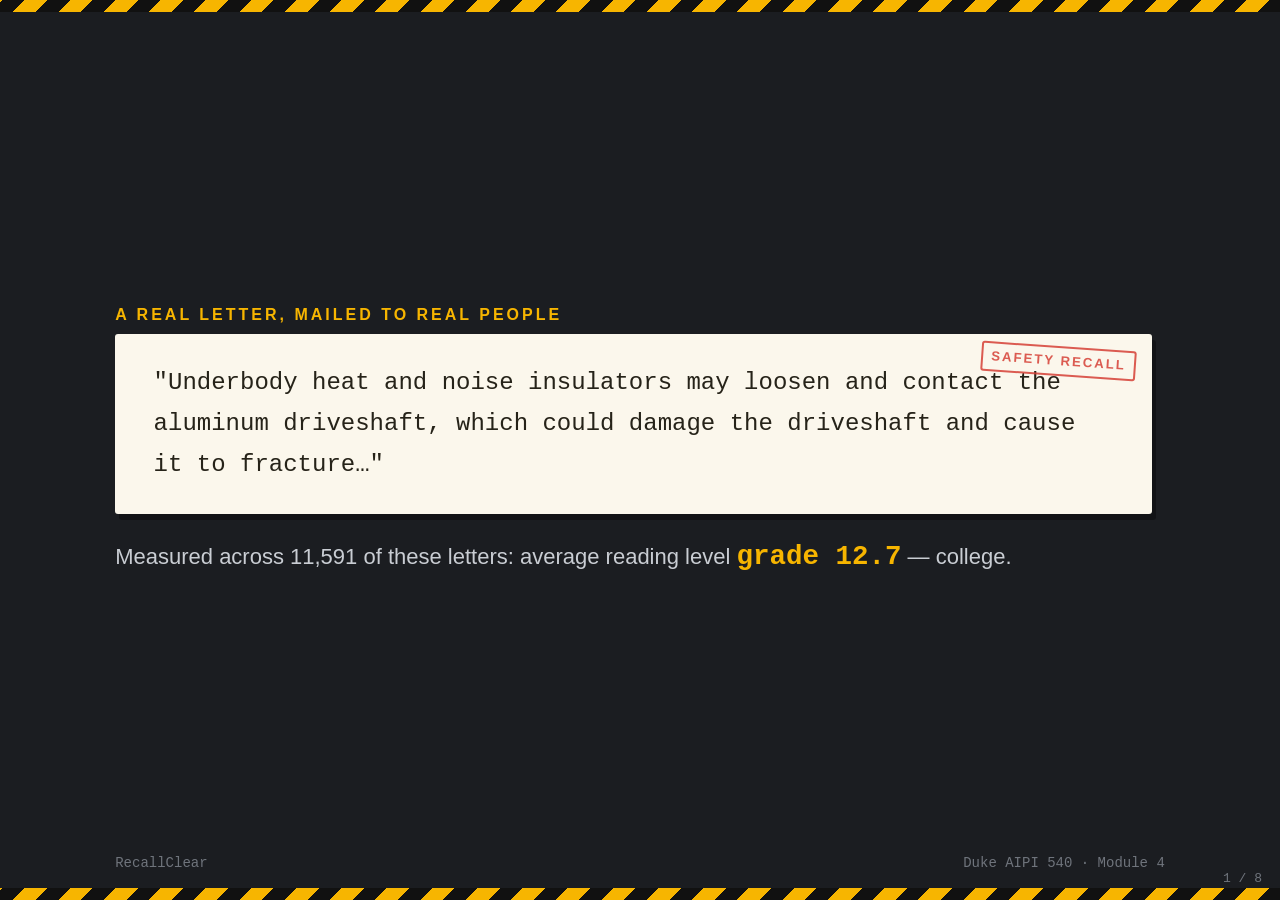
<file: docs/slides.html>
<!DOCTYPE html>
<html lang="en">
<head>
<meta charset="utf-8">
<meta name="viewport" content="width=device-width, initial-scale=1">
<title>RecallClear — pitch deck</title>
<style>
  /* Self-contained deck. Open in a browser, press F for fullscreen,
     → / ← / space to move. Same visual language as the app. */
  :root {
    --asphalt: #1b1d21; --paint: #f7b500; --paper: #fbf7ec; --paper-edge: #e2d9c2;
    --ink: #1d1f23; --soft: #9aa0a8;
    --red: #d64036; --orange: #e07000; --green: #2e9e63; --blue: #6ea8ff;
    --mono: "Courier New", ui-monospace, Menlo, monospace;
    --cond: "Avenir Next Condensed", "Arial Narrow", "Helvetica Neue", Arial, sans-serif;
    --sans: -apple-system, "Helvetica Neue", Helvetica, Arial, sans-serif;
  }
  * { box-sizing: border-box; }
  html, body { height: 100%; }
  body { margin: 0; background: #0e0f12; color: #edece7; font-family: var(--sans); overflow: hidden; }

  .slide {
    position: absolute; inset: 0; display: none;
    flex-direction: column; justify-content: center;
    padding: 6vh 9vw; background: var(--asphalt);
  }
  .slide.is-active { display: flex; }

  .hazard { position: absolute; left: 0; right: 0; height: 12px;
    background: repeating-linear-gradient(-45deg, #111 0 16px, var(--paint) 16px 32px); }
  .hazard-top { top: 0; } .hazard-bottom { bottom: 0; }

  .kicker { font-family: var(--cond); font-weight: 800; letter-spacing: 3px;
    font-size: clamp(12px, 1.4vw, 16px); color: var(--paint); text-transform: uppercase; margin: 0 0 1.2vh; }
  h1 { font-family: var(--cond); font-weight: 800; text-transform: uppercase;
    font-size: clamp(34px, 5.4vw, 74px); line-height: 1.04; margin: 0 0 3vh; letter-spacing: .5px; }
  h1 .yellow { color: var(--paint); }
  .sub { font-size: clamp(16px, 1.9vw, 24px); color: #c9cdd3; max-width: 62ch; margin: 0; line-height: 1.5; }

  .plate { display: inline-block; font-family: var(--cond); font-weight: 800;
    font-size: clamp(18px, 2.2vw, 28px); letter-spacing: 3px;
    background: var(--paint); color: #15150f; border: 3px solid #15150f; border-radius: 10px;
    padding: .35em .7em; transform: rotate(-2deg); margin-bottom: 3.5vh;
    box-shadow: inset 0 3px 0 rgba(255,255,255,.5), inset 0 -4px 0 rgba(0,0,0,.25), 0 4px 14px rgba(0,0,0,.6); }

  .letter { background: var(--paper); color: #262319; border-radius: 3px;
    padding: 3.2vh 3vw; font-family: var(--mono); font-size: clamp(15px, 1.9vw, 24px);
    line-height: 1.7; max-width: 72ch; box-shadow: 4px 6px 0 rgba(0,0,0,.35); position: relative; }
  .letter .stamp { position: absolute; top: 12px; right: 16px; font-family: var(--cond);
    font-weight: 800; font-size: .55em; letter-spacing: 2px; color: var(--red);
    border: 2px solid var(--red); border-radius: 3px; padding: 2px 8px; transform: rotate(4deg); opacity: .85; }

  .grade { margin-top: 3vh; font-size: clamp(15px, 1.8vw, 22px); color: #c9cdd3; }
  .grade b { color: var(--paint); font-family: var(--mono); font-size: 1.25em; }

  .cardlines { font-family: var(--mono); font-size: clamp(16px, 2.2vw, 28px); line-height: 1.9; }
  .cardlines b { color: var(--paint); }

  table { border-collapse: collapse; font-size: clamp(15px, 1.9vw, 24px); margin-top: 1vh; }
  th, td { padding: .5em .9em; text-align: left; border-bottom: 1px solid #34373d; }
  th { font-family: var(--cond); text-transform: uppercase; letter-spacing: 1.5px;
       font-size: .8em; color: var(--soft); font-weight: 700; }
  td.num { font-family: var(--mono); }
  .win { color: var(--paint); font-weight: 700; }
  .bad { color: var(--red); font-weight: 700; }
  .good { color: var(--green); font-weight: 700; }

  .bullets { margin: 0; padding-left: 1.1em; font-size: clamp(16px, 2vw, 26px); line-height: 1.75; max-width: 66ch; }
  .bullets li { margin-bottom: 1.2vh; }
  .bullets b { color: var(--paint); }

  .bigline { font-family: var(--cond); font-weight: 800; text-transform: uppercase;
    font-size: clamp(26px, 3.6vw, 48px); line-height: 1.15; margin: 3vh 0 0; }
  .bigline .yellow { color: var(--paint); }

  .foot { position: absolute; bottom: 3.2vh; left: 9vw; right: 9vw;
    display: flex; justify-content: space-between; font-family: var(--mono);
    font-size: clamp(11px, 1.1vw, 14px); color: #6f747c; }

  .innovation { display: inline-block; font-family: var(--cond); font-weight: 800;
    font-size: clamp(11px, 1.2vw, 14px); letter-spacing: 2px; text-transform: uppercase;
    background: var(--red); color: #fff; border-radius: 3px; padding: 3px 10px; margin-left: 12px; vertical-align: middle; }

  .cols { display: flex; gap: 4vw; align-items: flex-start; }
  .cols > div { flex: 1; }

  .counter { position: fixed; right: 18px; bottom: 14px; font-family: var(--mono);
    font-size: 13px; color: #6f747c; z-index: 5; }
</style>
</head>
<body>

<!-- ============ 1 · HOOK ============ -->
<section class="slide is-active">
  <div class="hazard hazard-top"></div>
  <p class="kicker">A real letter, mailed to real people</p>
  <div class="letter">
    <span class="stamp">SAFETY RECALL</span>
    "Underbody heat and noise insulators may loosen and contact the aluminum
    driveshaft, which could damage the driveshaft and cause it to fracture…"
  </div>
  <p class="grade">Measured across 11,591 of these letters: average reading level <b>grade 12.7</b> — college.</p>
  <div class="hazard hazard-bottom"></div>
  <div class="foot"><span>RecallClear</span><span>Duke AIPI 540 · Module 4</span></div>
</section>

<!-- ============ 2 · PROBLEM ============ -->
<section class="slide">
  <div class="hazard hazard-top"></div>
  <p class="kicker">The problem</p>
  <h1>1 in 4 cars has an<br>open safety recall</h1>
  <ul class="bullets">
    <li>The repair is <b>always free</b> — federal law.</li>
    <li>Owners still don't get it fixed.</li>
    <li>The letter never answers: <b>how bad? what do I do? what does it cost?</b></li>
  </ul>
  <div class="hazard hazard-bottom"></div>
  <div class="foot"><span>RecallClear</span><span>the letter is the interface problem</span></div>
</section>

<!-- ============ 3 · WHAT WE BUILT ============ -->
<section class="slide">
  <div class="hazard hazard-top"></div>
  <span class="plate">RECAL·CLR</span>
  <h1>Every letter → five plain lines</h1>
  <p class="cardlines">
    <b>WHAT'S WRONG</b> · one sentence<br>
    <b>WHAT COULD HAPPEN</b> · one sentence<br>
    <b>HOW URGENT</b> · a road-sign answer<br>
    <b>WHAT TO DO</b> · the next step + phone number<br>
    <b>WHAT IT COSTS</b> · nothing. always.
  </p>
  <p class="sub" style="margin-top:2.5vh">Live web app — paste the letter, or just the recall number.</p>
  <div class="hazard hazard-bottom"></div>
  <div class="foot"><span>recallclear-166936551184.us-central1.run.app</span><span>live now</span></div>
</section>

<!-- ============ 4 · HOW ============ -->
<section class="slide">
  <div class="hazard hazard-top"></div>
  <p class="kicker">How <span class="innovation">Innovation 1 · self-supervised from public data</span></p>
  <h1>LoRA on a 135M model,<br>trained on a laptop CPU</h1>
  <div class="cols">
    <ul class="bullets">
      <li><b>11,591 real notices</b> — U.S. DOT open data</li>
      <li>Zero hand-labeling: targets built by <b>auditable rules</b> from NHTSA's own structured fields + official safety flags</li>
      <li>LoRA = <b>3.5%</b> of weights → a <b>20 MB</b> adapter</li>
    </ul>
    <table>
      <tr><th>measured</th><th></th></tr>
      <tr><td>training time</td><td class="num">25 min (CPU)</td></tr>
      <tr><td>CPU vs GPU here</td><td class="num win">CPU 4× faster</td></tr>
      <tr><td>card on CPU</td><td class="num">~4 s</td></tr>
    </table>
  </div>
  <div class="hazard hazard-bottom"></div>
  <div class="foot"><span>SmolLM2-135M-Instruct · LoRA r16 · 4.9M trainable params</span><span>everything benchmarked, nothing assumed</span></div>
</section>

<!-- ============ 5 · BEFORE / AFTER ============ -->
<section class="slide">
  <div class="hazard hazard-top"></div>
  <p class="kicker">Before / after — 150 notices, 7 brands the model never saw</p>
  <h1>0% → 63% → <span class="yellow">100%</span></h1>
  <table>
    <tr><th></th><th>stock</th><th>+2 examples in prompt</th><th>fine-tuned</th></tr>
    <tr><td>card format correct</td><td class="num bad">0%</td><td class="num">63%</td><td class="num win">100%</td></tr>
    <tr><td>reading grade (letters: 12.7)</td><td class="num">13.0</td><td class="num">8.0</td><td class="num win">7.3</td></tr>
    <tr><td>jargon / 100 words</td><td class="num">2.5</td><td class="num">2.3</td><td class="num win">0.7</td></tr>
    <tr><td>prompt tokens</td><td class="num">427</td><td class="num">1,334</td><td class="num win">427</td></tr>
  </table>
  <p class="sub" style="margin-top:2.5vh">The app has three bays — anyone can re-run this race, live.</p>
  <div class="hazard hazard-bottom"></div>
  <div class="foot"><span>held out by manufacturer, not at random</span><span>macro-F1 reported, accuracy is a trap here</span></div>
</section>

<!-- ============ 6 · THE FAILURE ============ -->
<section class="slide">
  <div class="hazard hazard-top"></div>
  <p class="kicker">The result I'm proudest of <span class="innovation">Innovation 2 · a replicated negative</span></p>
  <h1>We trained it twice to say<br>"<span class="yellow">STOP DRIVING</span>." It wouldn't.</h1>
  <ul class="bullets">
    <li>Run 1, uniform data: rare-warning recall <b class="bad">0%</b></li>
    <li>Run 2, rare cases ×8 (16% of the mix): <b class="bad">still 0%</b> — even on letters it trained on</li>
    <li>Why: the warning is <b>3 tokens out of ~130</b>. Token-averaged loss never feels it.</li>
    <li>Class imbalance wasn't the problem. <b>Token imbalance was.</b></li>
  </ul>
  <div class="hazard hazard-bottom"></div>
  <div class="foot"><span>eval loss 0.05 — and still silent</span><span>replicated, not anecdotal</span></div>
</section>

<!-- ============ 7 · THE FIX ============ -->
<section class="slide">
  <div class="hazard hazard-top"></div>
  <p class="kicker">The fix <span class="innovation">Innovation 3 · three-layer safety design</span></p>
  <h1>Stop asking the model</h1>
  <table>
    <tr><th>who makes the do-not-drive call</th><th>recall</th></tr>
    <tr><td>the fine-tuned model (both versions)</td><td class="num bad">0%</td></tr>
    <tr><td>15 lines of rules reading the letter</td><td class="num">73% <span class="good">= all the text contains</span></td></tr>
    <tr><td>NHTSA's official flags</td><td class="num good">100%</td></tr>
  </table>
  <p class="bigline">The model writes the prose.<br><span class="yellow">The alarm is never its call.</span></p>
  <div class="hazard hazard-bottom"></div>
  <div class="foot"><span>all three layers ship in the live app</span><span>0% / 73% / 100%</span></div>
</section>

<!-- ============ 8 · CLOSE ============ -->
<section class="slide">
  <div class="hazard hazard-top"></div>
  <span class="plate">RECAL·CLR</span>
  <h1>20 MB. 25 minutes. A laptop.<br>Grade 13 → <span class="yellow">grade 7</span>.</h1>
  <ul class="bullets">
    <li><b>Repo</b> github.com/hanfuzhao/Module4-RecallClear — 16 reviewed PRs · 85 tests · CI</li>
    <li><b>Model</b> huggingface.co/HanfuZhao781/recallclear-smollm2-135m-lora</li>
    <li><b>App</b> recallclear-166936551184.us-central1.run.app</li>
  </ul>
  <p class="sub" style="margin-top:2.5vh">…and the system knows exactly which decision the model is not allowed to make.</p>
  <div class="hazard hazard-bottom"></div>
  <div class="foot"><span>thank you</span><span>hanfuzhao · Duke AIPI 540</span></div>
</section>

<div class="counter" id="counter">1 / 8</div>

<script>
(function () {
  "use strict";
  var slides = document.querySelectorAll(".slide");
  var index = 0;
  function go(n) {
    index = Math.max(0, Math.min(slides.length - 1, n));
    for (var i = 0; i < slides.length; i += 1) {
      slides[i].classList.toggle("is-active", i === index);
    }
    document.getElementById("counter").textContent = (index + 1) + " / " + slides.length;
  }
  document.addEventListener("keydown", function (e) {
    if (e.key === "ArrowRight" || e.key === " " || e.key === "PageDown") { go(index + 1); }
    else if (e.key === "ArrowLeft" || e.key === "PageUp") { go(index - 1); }
    else if (e.key === "Home") { go(0); }
    else if (e.key.toLowerCase() === "f") {
      if (document.fullscreenElement) { document.exitFullscreen(); }
      else { document.documentElement.requestFullscreen(); }
    }
  });
  document.addEventListener("click", function () { go(index + 1); });
  // Deep-link: slides.html#5 opens on slide 5 (handy for rehearsal).
  var fromHash = parseInt((location.hash || "").slice(1), 10);
  if (fromHash >= 1 && fromHash <= slides.length) { go(fromHash - 1); }
})();
</script>
</body>
</html>
</file>
